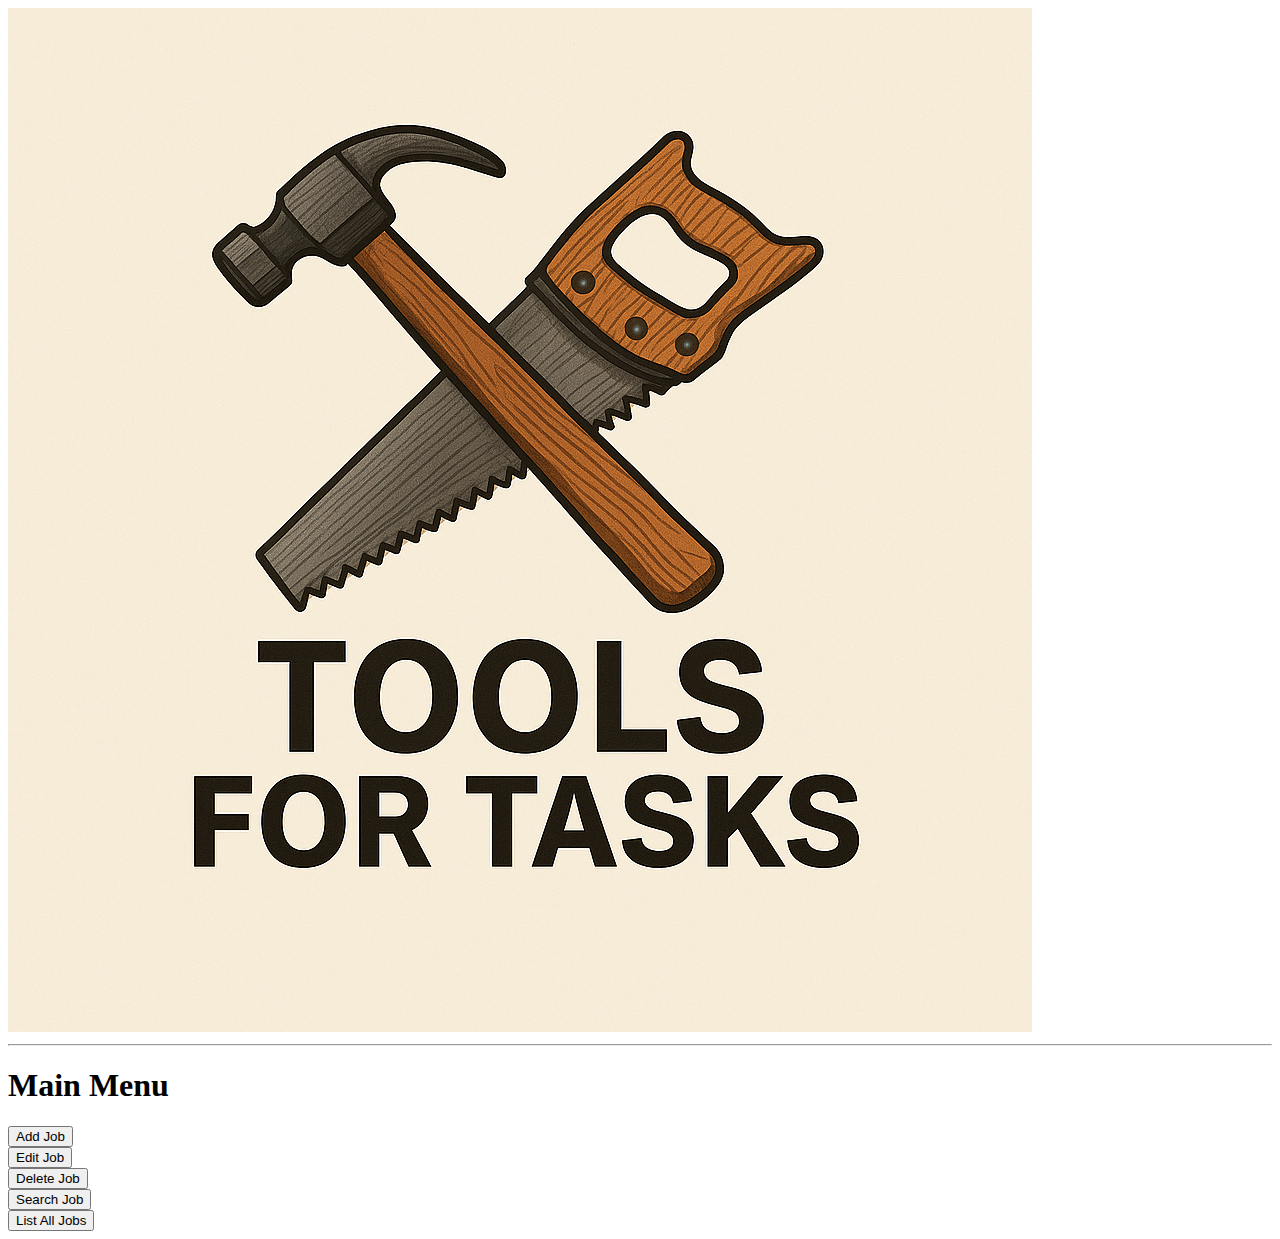
<file: index.html>
<!DOCTYPE html>
<html lang="en">
<head>
    <meta charset="UTF-8">
    <meta name="viewport" content="width=device-width, initial-scale=1.0">
    <title>Main Menu - Tools for Tasks</title>
    <link rel="stylesheet" href="css/index.css">
    <script src="JavaScript/index.js"></script>
</head>
<body>
    <header>
        <img id="logo" src="photos/logo.png"><hr>
    </header>
    <main>
        <article>
            <h1 id="mainMenu">Main Menu</h1>
            <section>
                <button id="addJobBtn">Add Job</button><br>
                <button id="editJobBtn">Edit Job</button><br>
                <button onclick="">Delete Job</button><br>
                <button onclick="">Search Job</button><br>
                <button onclick="">List All Jobs</button>
            </section>
        </article>
    </main>
</body>
</html>
</file>
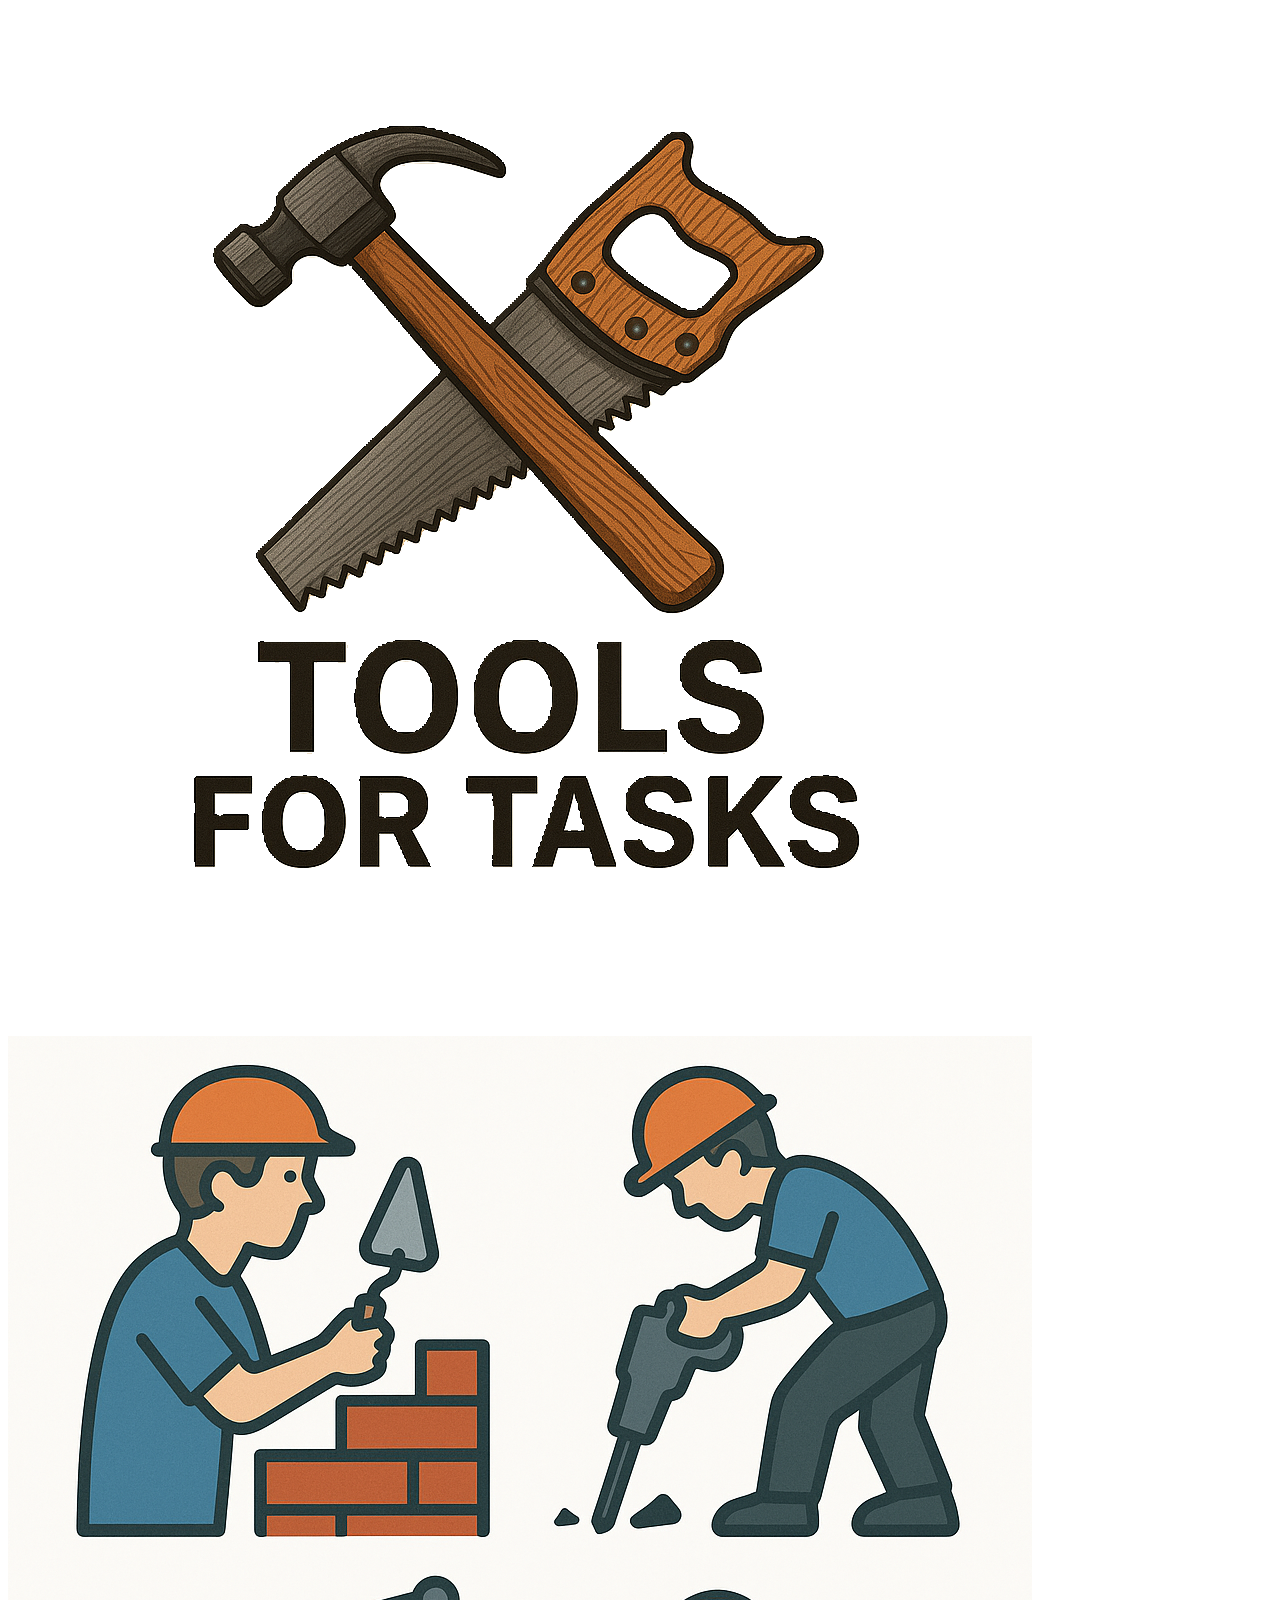
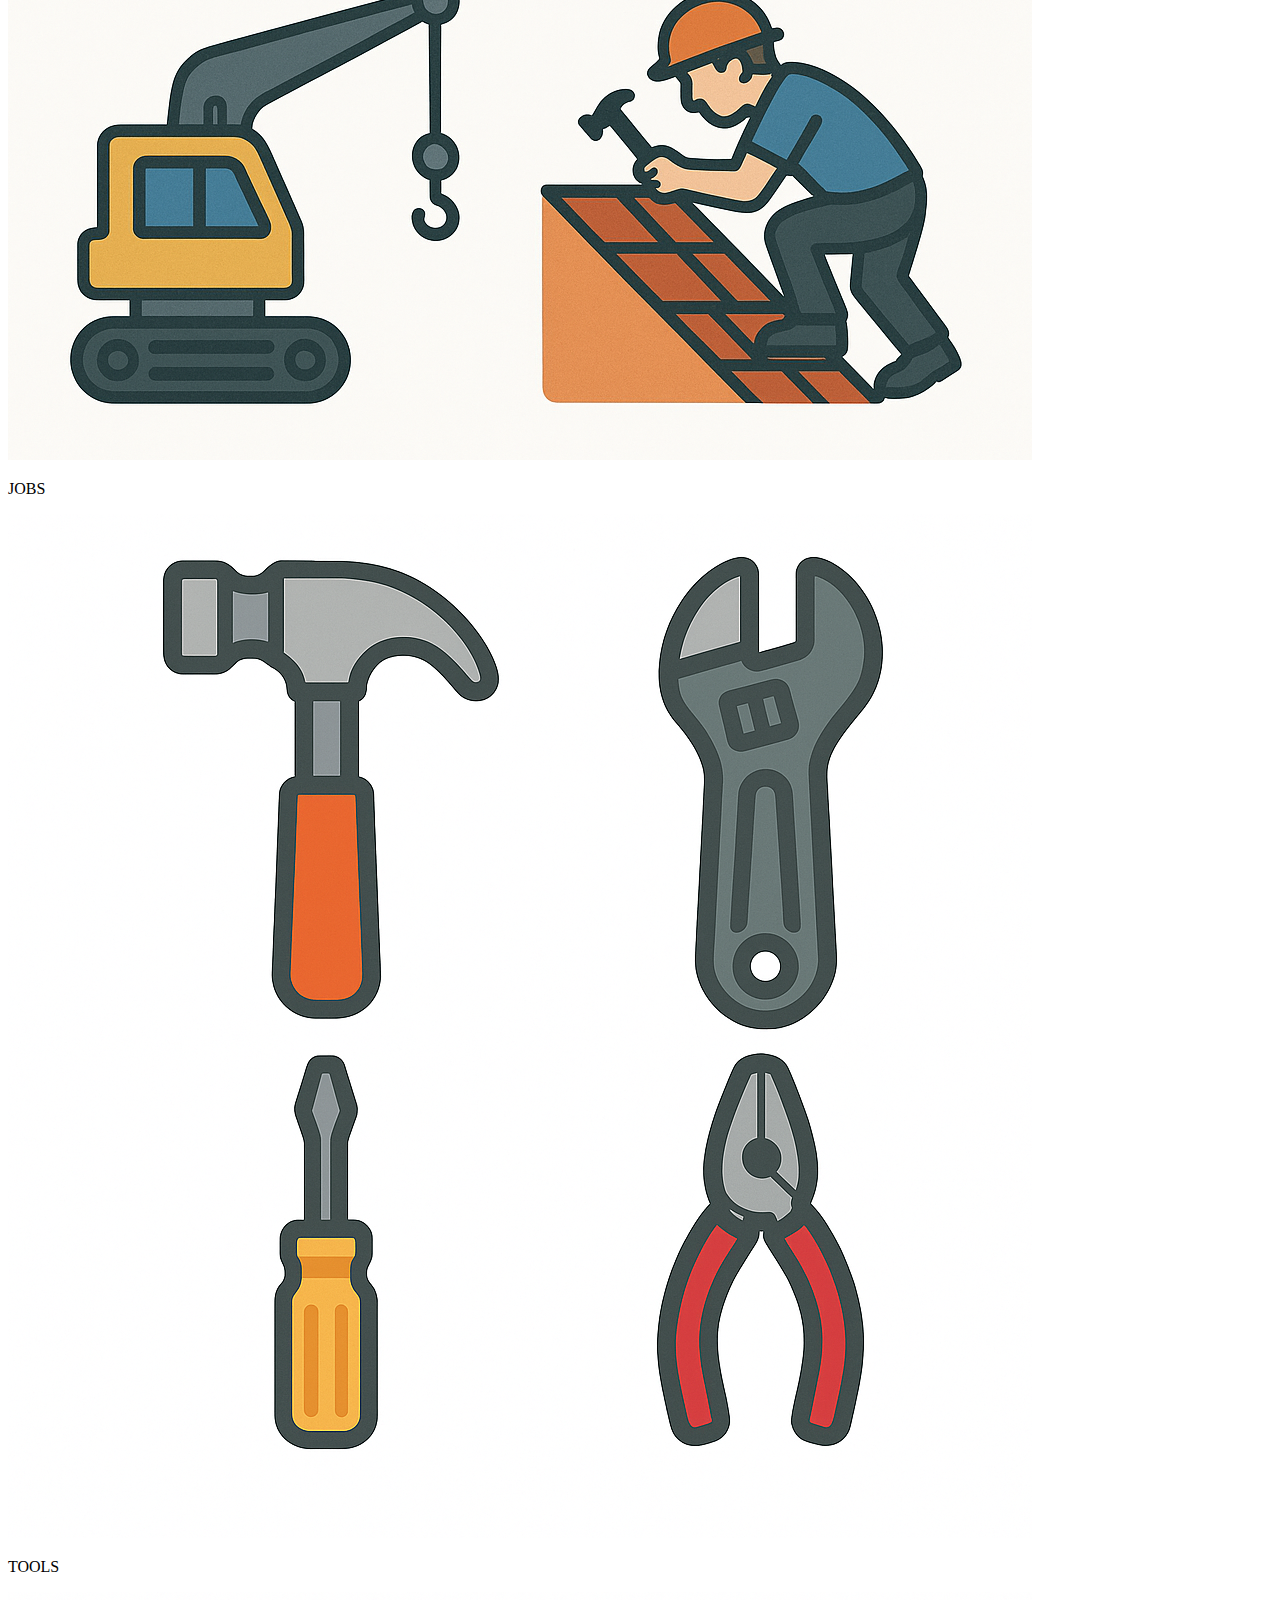
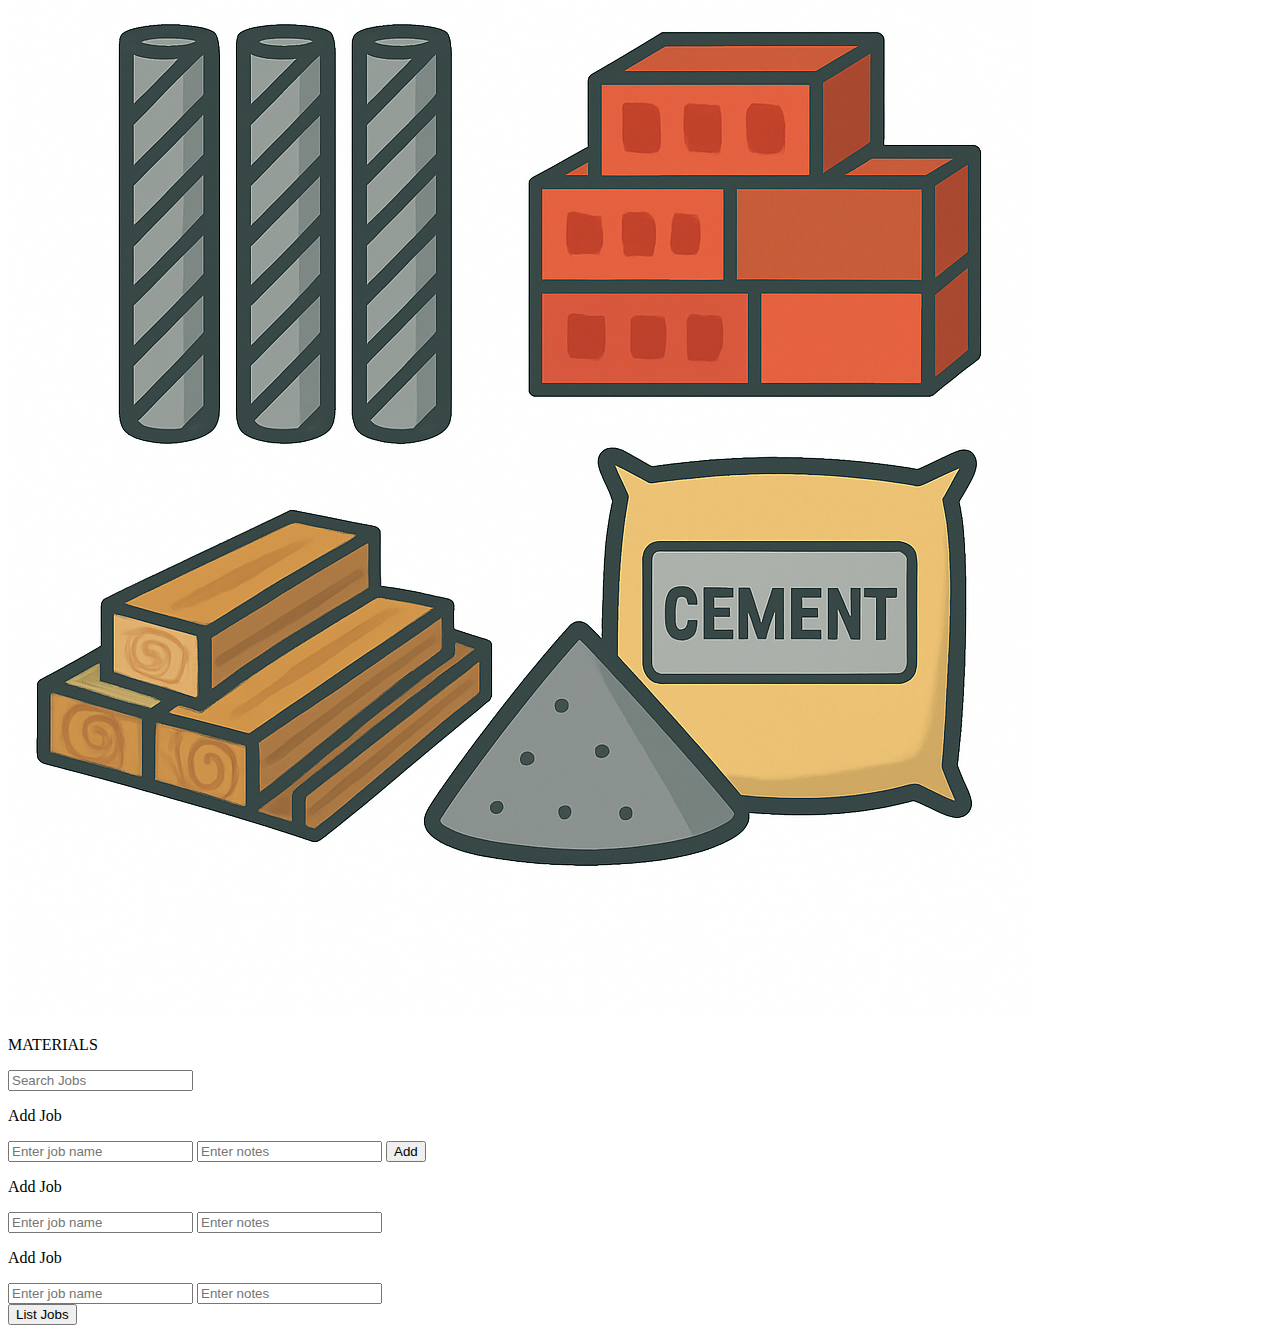
<file: Jobs.html>
<!DOCTYPE html>
<html lang="en">
<head>
    <meta charset="UTF-8">
    <meta name="viewport" content="width=device-width, initial-scale=1.0">
    <title>Jobs - Tools for Tasks</title>
    <link rel="stylesheet" href="css/jobs.css">
</head>
<body>
    <header>
        <div id="logoContainer"><a href="index.html"><img id="logo" src="photos/logo1.PNG"></a></div>
        <section id="headRight">
            <div class="headPhotos">
                <a href="Jobs.html"><img class="photos" src="photos/jobs.png"></a>
                <p>JOBS</p>
            </div>
            <div class="headPhotos">
                <a href="tools.html"><img class="photos" src="photos/tools.png"></a>
                <p>TOOLS</p>
            </div>
                <div class="headPhotos"><a href="materials.html"><img class="photos" src="photos/materials.png"></a>
                <P>MATERIALS</P>
            </div>
        </section>
    </header>
    <nav>
        <input type="text" placeholder="Search Jobs">
    </nav>
    <main>
        <section id="jobOptions">
            <div class="addJob">
                <p>Add Job</p>
                <input type="text" id="jobName" placeholder="Enter job name">
                <input type="text" id="jobNotes" placeholder="Enter notes">
                <button onclick="addJob()" >Add</button>
            </div>

            <div class="addJob">
                <p>Add Job</p>
                <input type="text" class="jobName" placeholder="Enter job name">
                <input type="text" class="jobNotes" placeholder="Enter notes">
            </div>
            <div class="addJob">
                <p>Add Job</p>
                <input type="text" class="jobName" placeholder="Enter job name">
                <input type="text" class="jobNotes" placeholder="Enter notes">
            </div>
        </section>

        <section>
        <button onclick="loadJobs()" id="loadJobs">List Jobs</button>
        <div id="jobDisplay"></div>
        </section>
    </main>
    <script src="JavaScript/addJob.js"></script>
</body>
</html>
</file>
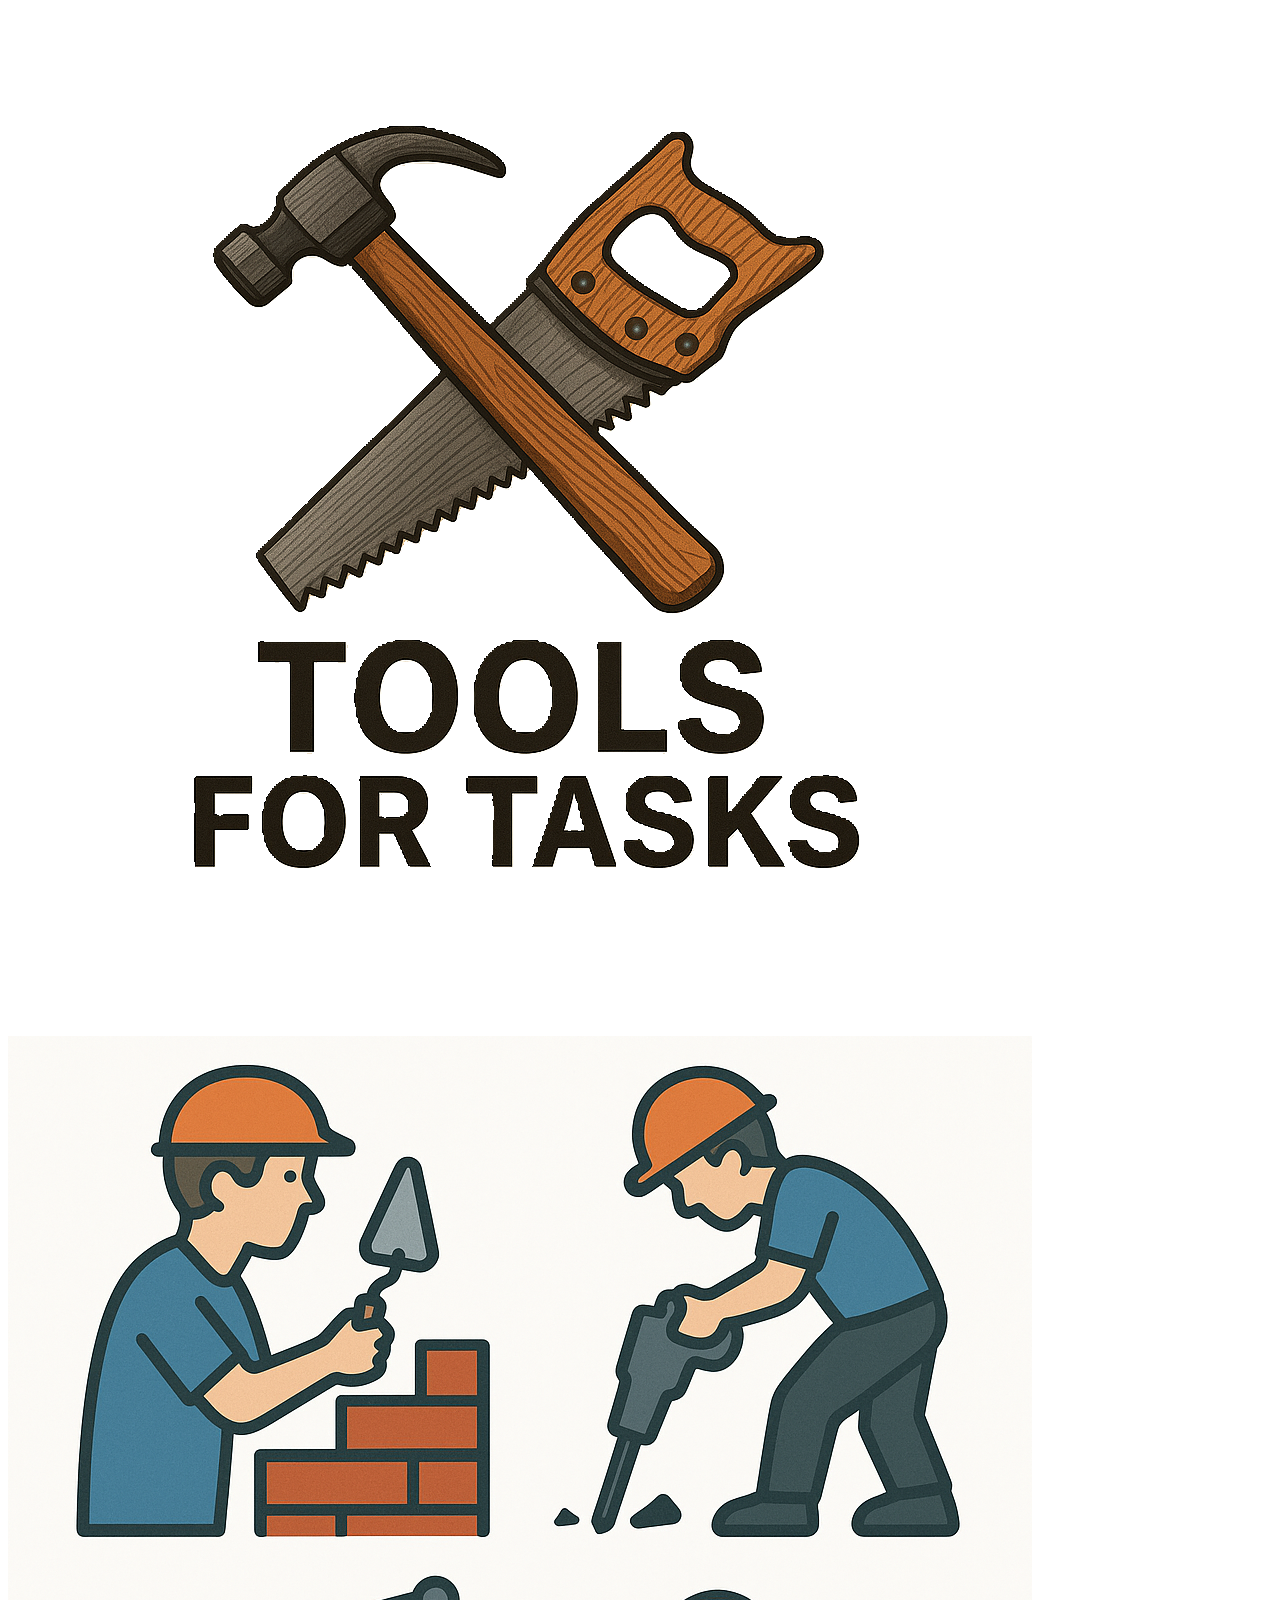
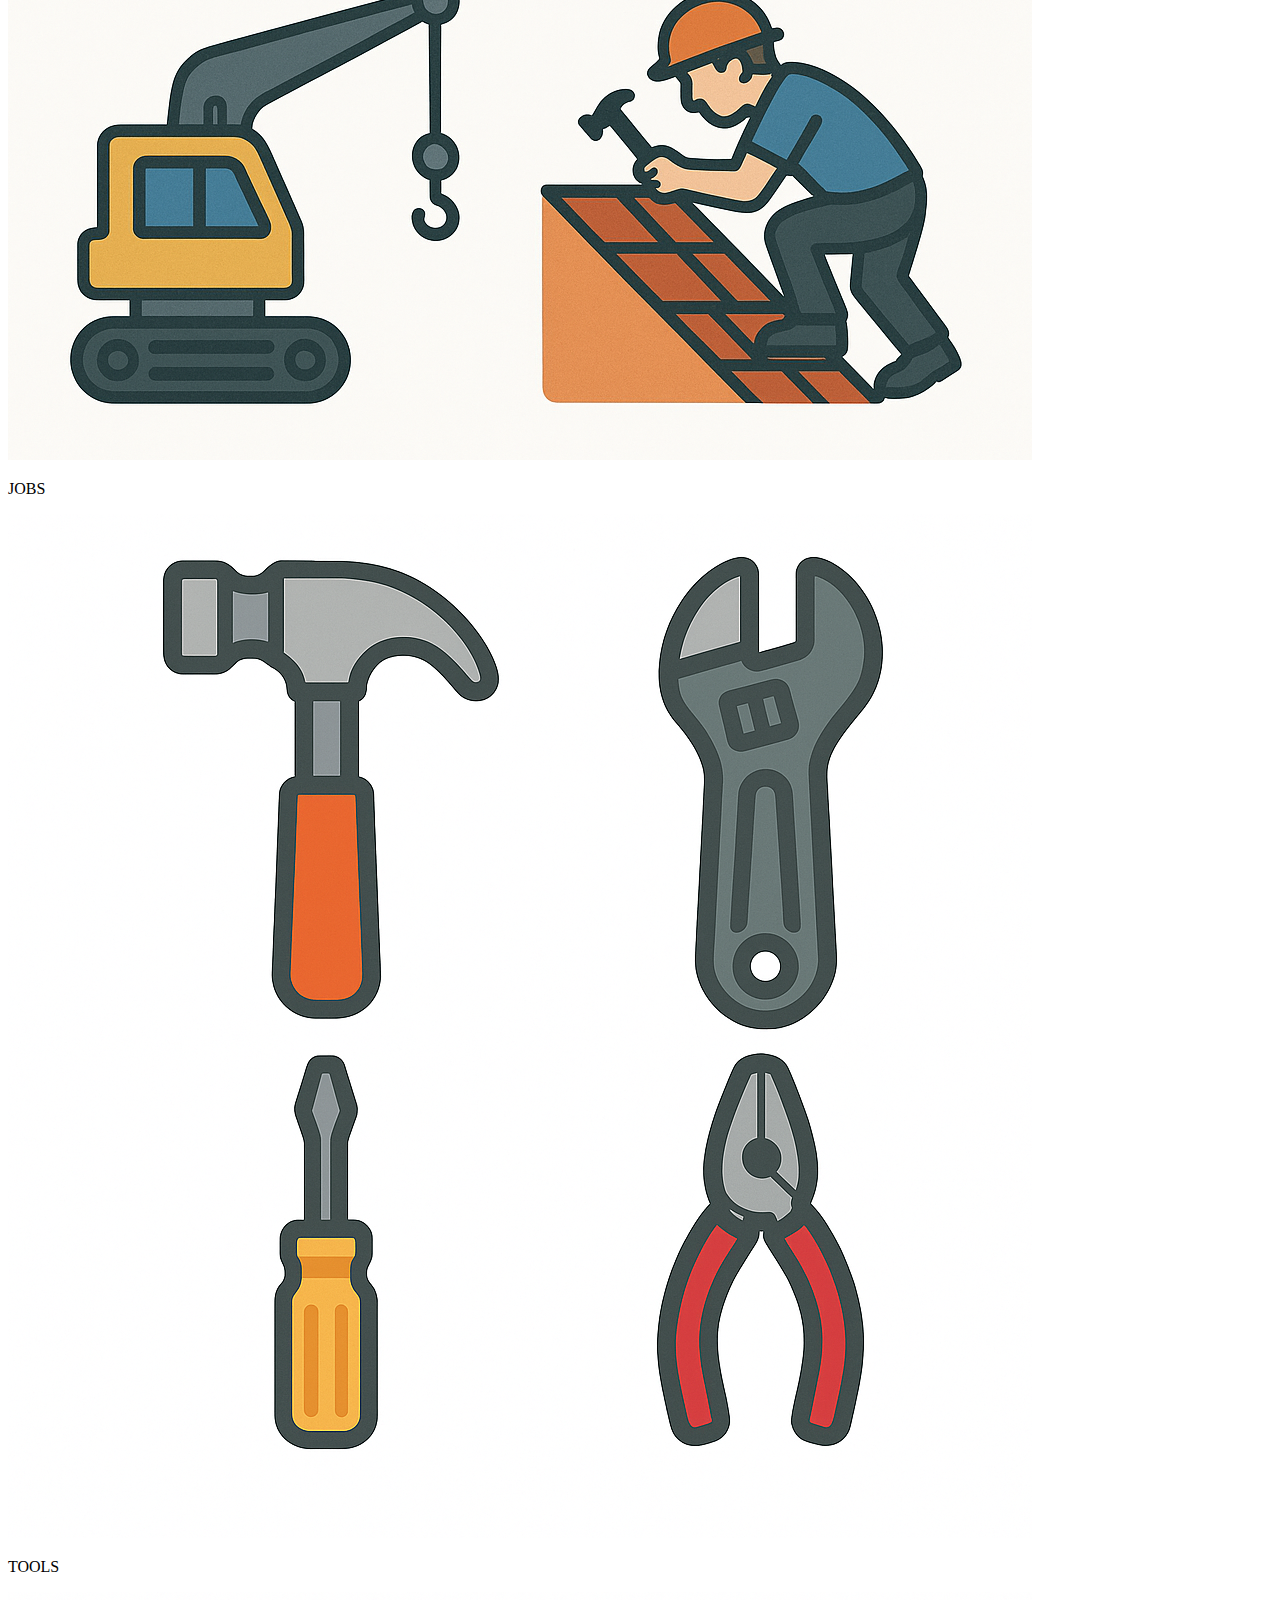
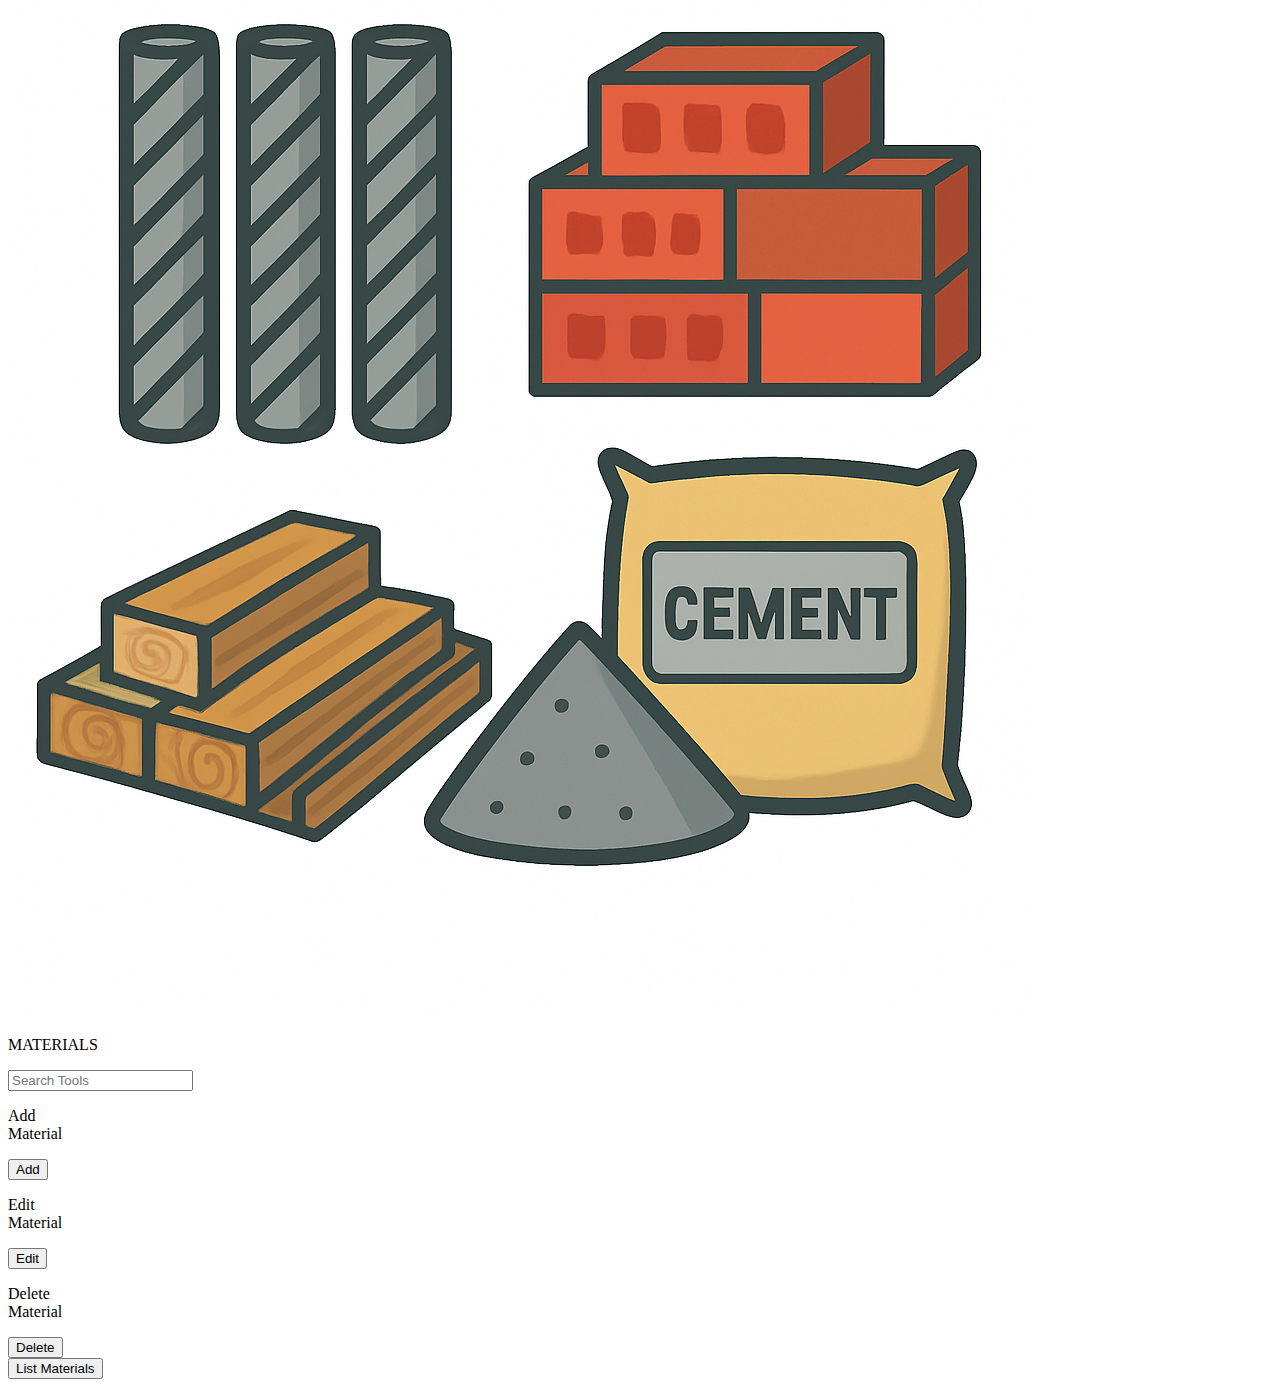
<file: materials.html>
<!DOCTYPE html>
<html lang="en">
<head>
    <meta charset="UTF-8">
    <meta name="viewport" content="width=device-width, initial-scale=1.0">
    <title>Materials - Tools for Tasks</title>
    <link rel="stylesheet" href="css/materials.css">
</head>
<body>
    <header>
        <div id="logo-container"><a href="index.html"><img id="logo" src="photos/logo1.PNG"></a></div>
        <section id="head-right">
            <div class="head-photos">
                <a href="Jobs.html"><img class="photos" src="photos/jobs.png"></a>
                <p>JOBS</p>
            </div>
            <div class="head-photos">
                <a href="tools.html"><img class="photos" src="photos/tools.png"></a>
                <p>TOOLS</p>
            </div>
                <div class="head-photos"><a href="materials.html"><img class="photos" src="photos/materials.png"></a>
                <P>MATERIALS</P>
            </div>
        </section>
    </header>
    <nav>
        <input type="text" placeholder="Search Tools">
    </nav>
    <main>
        <section id="options">
            <div class="options-style">
                <p>Add<br>Material</p>
                <button onclick="addItemWindow('Material')">Add</button>
            </div>

            <div class="options-style">
                <p>Edit<br>Material</p>
                <button onclick="editItemWindow()">Edit</button>
            </div>

            <div class="options-style">
                <p>Delete<br>Material</p>
                <button onclick="deleteItemWindow()">Delete</button>
            </div>
        </section>
        
        <button onclick="loadItem()" id="load-item">List Materials</button>
        <section id="display">
        </section>
    </main>
    <script src="JavaScript/materials.js"></script>
</body>
</html>
</file>
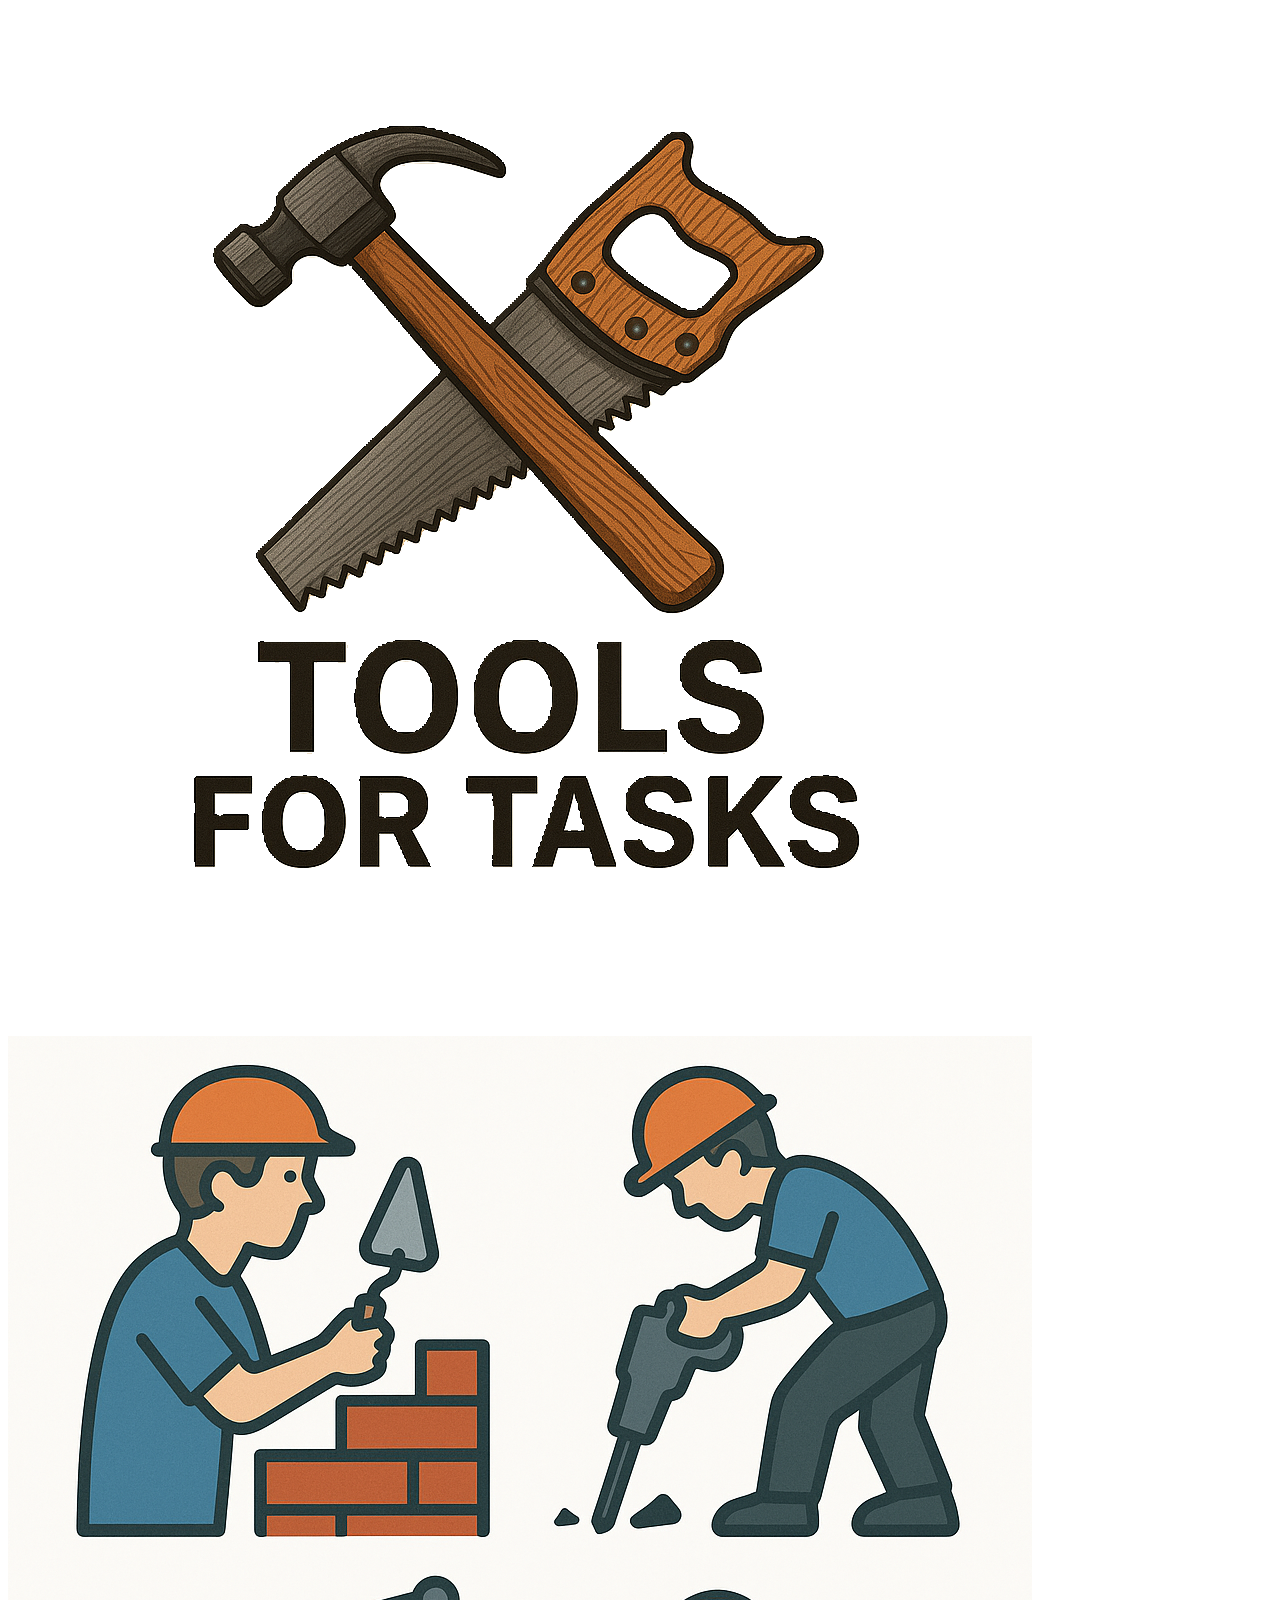
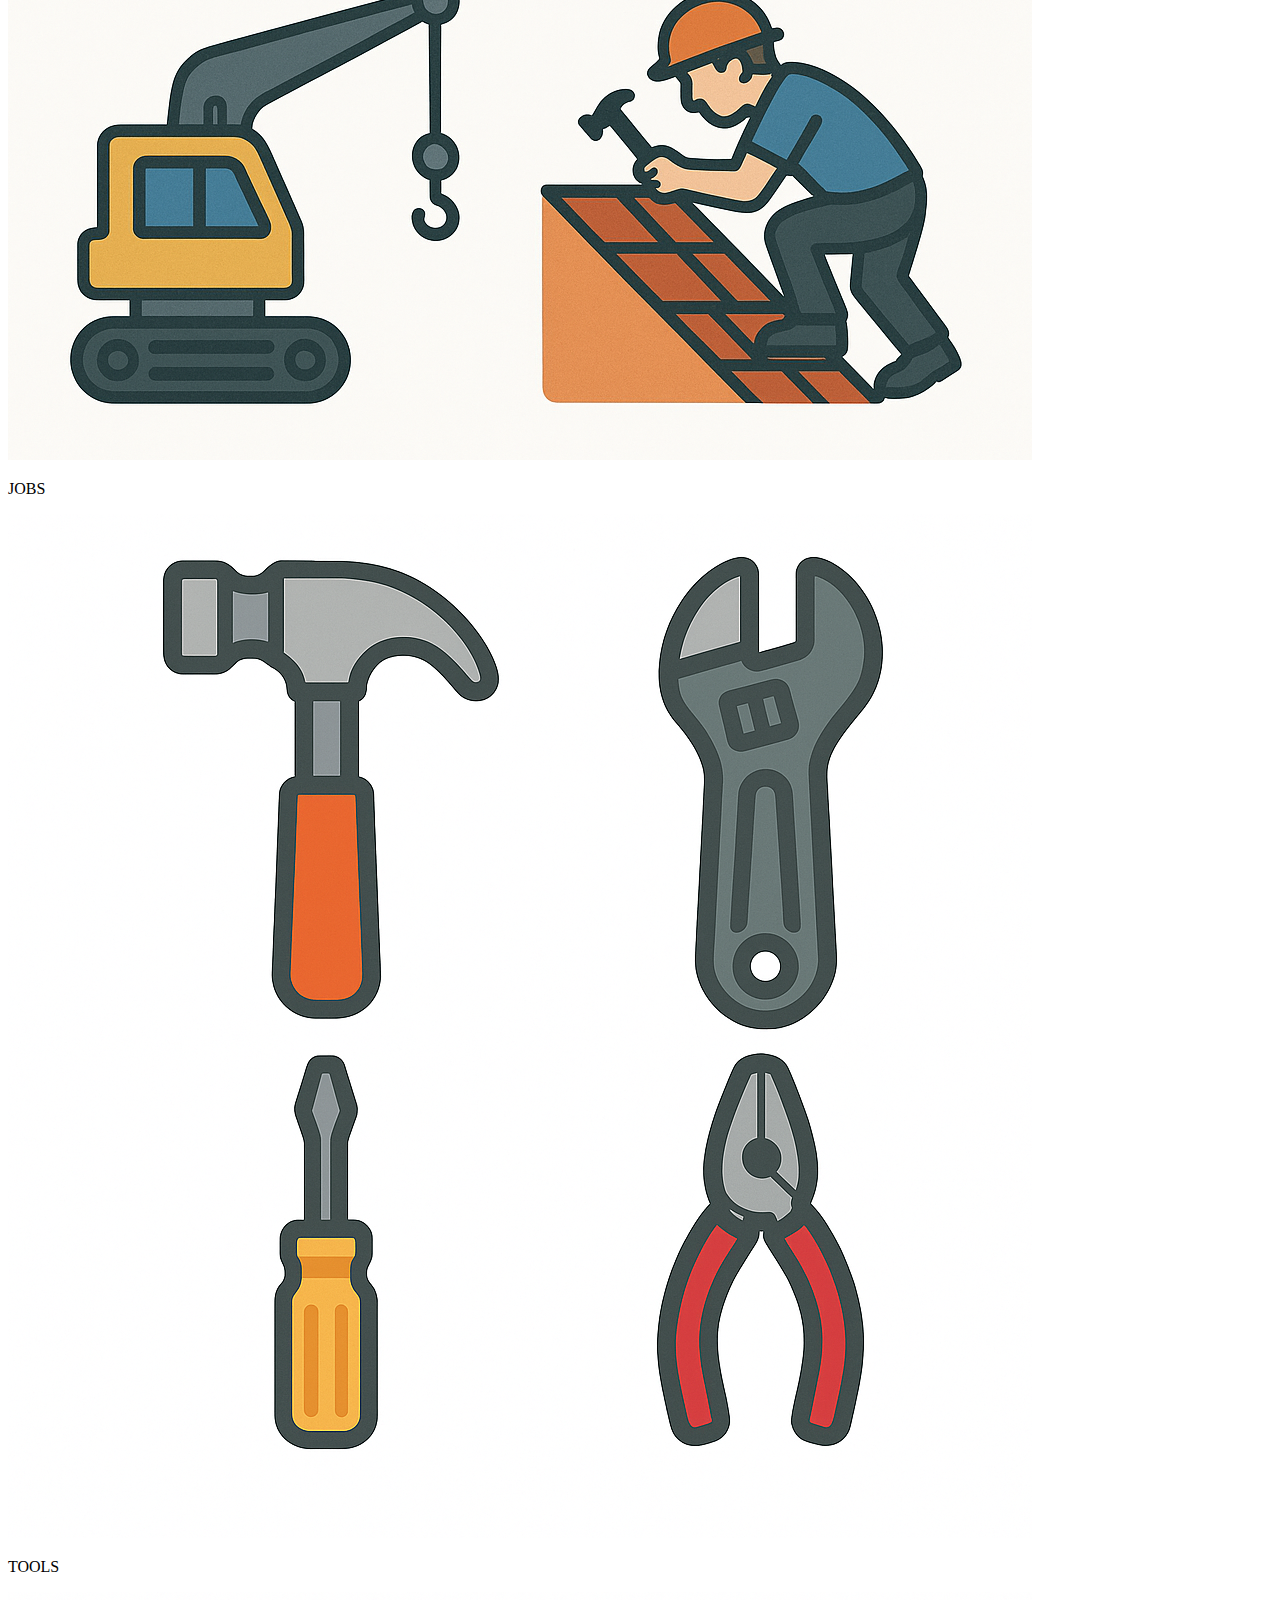
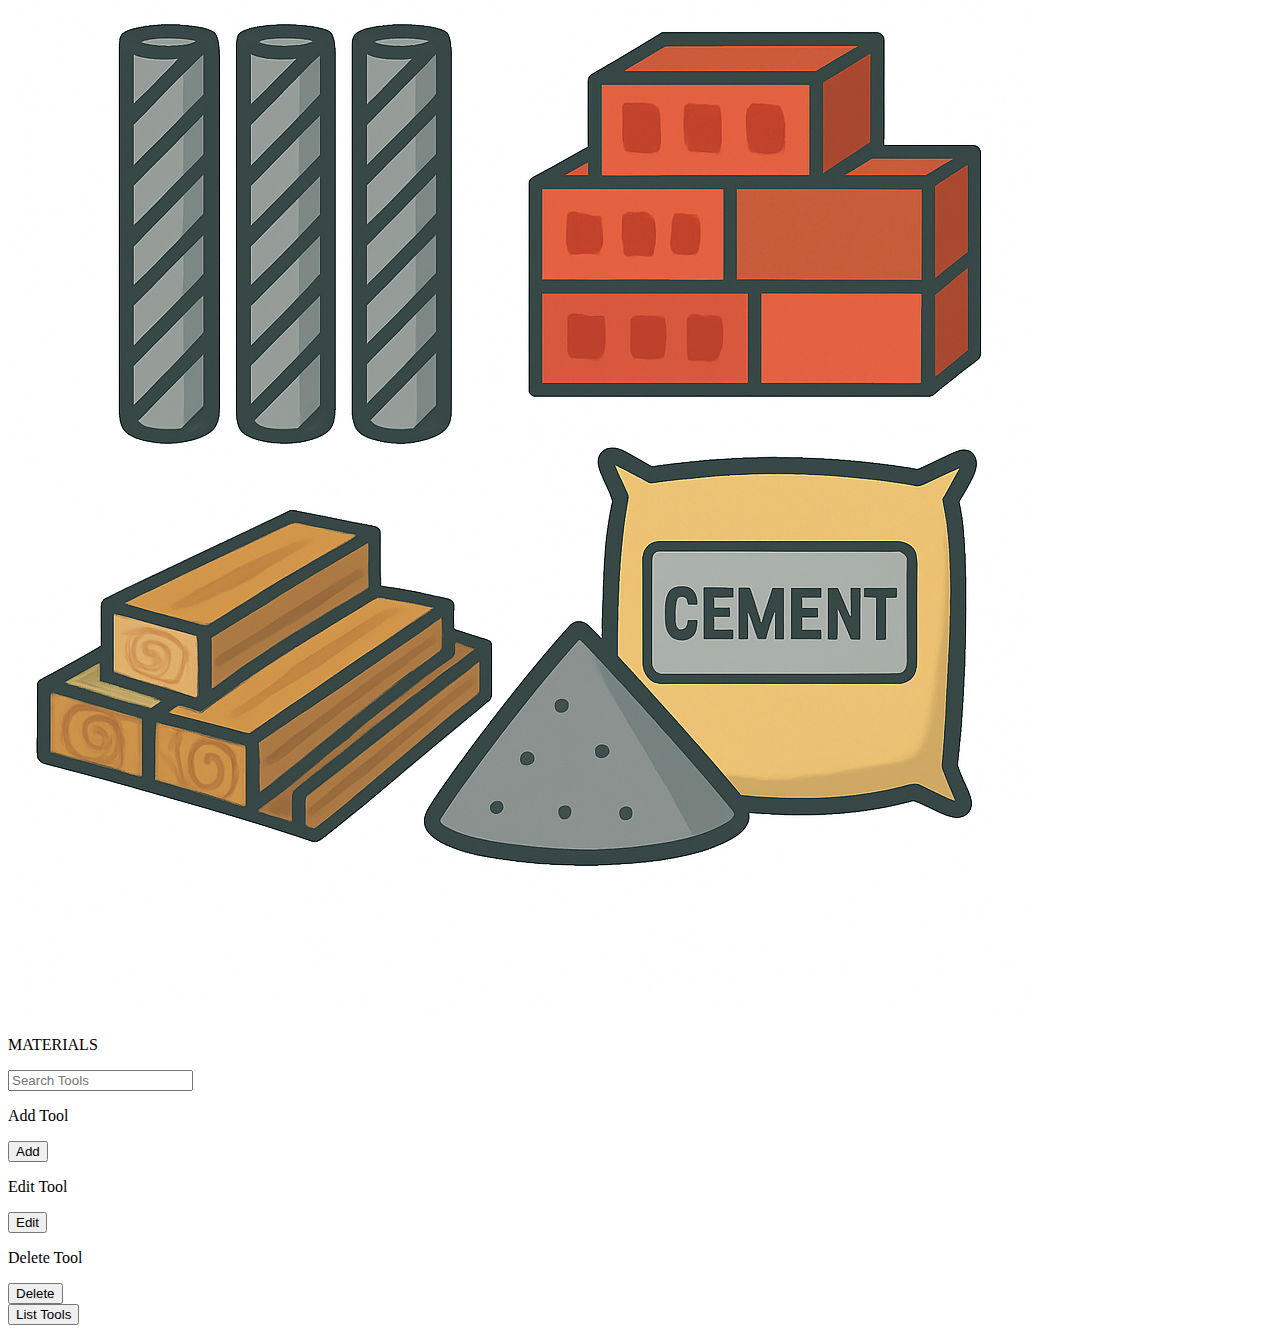
<file: tools.html>
<!DOCTYPE html>
<html lang="en">
<head>
    <meta charset="UTF-8">
    <meta name="viewport" content="width=device-width, initial-scale=1.0">
    <title>Tools - Tools for Tasks</title>
    <link rel="stylesheet" href="css/tools.css">
</head>
<body>
    <header>
        <div id="logo-container"><a href="index.html"><img id="logo" src="photos/logo1.PNG"></a></div>
        <section id="head-right">
            <div class="head-photos">
                <a href="Jobs.html"><img class="photos" src="photos/jobs.png"></a>
                <p>JOBS</p>
            </div>
            <div class="head-photos">
                <a href="tools.html"><img class="photos" src="photos/tools.png"></a>
                <p>TOOLS</p>
            </div>
                <div class="head-photos"><a href="materials.html"><img class="photos" src="photos/materials.png"></a>
                <P>MATERIALS</P>
            </div>
        </section>
    </header>
    <nav>
        <input type="text" placeholder="Search Tools">
    </nav>
    <main>
        <section id="options">
            <div class="options-style">
                <p>Add Tool</p>
                <button onclick="addItemWindow('Tool')">Add</button>
            </div>

            <div class="options-style">
                <p>Edit Tool</p>
                <button onclick="editItemWindow()">Edit</button>
            </div>

            <div class="options-style">
                <p>Delete Tool</p>
                <button onclick="deleteItemWindow()">Delete</button>
            </div>
        </section>
        
        <button onclick="loadItem()" id="load-item">List Tools</button>
        <section id="display">
        </section>
    </main>
    <script src="JavaScript/tools.js"></script>
</body>
</html>
</file>
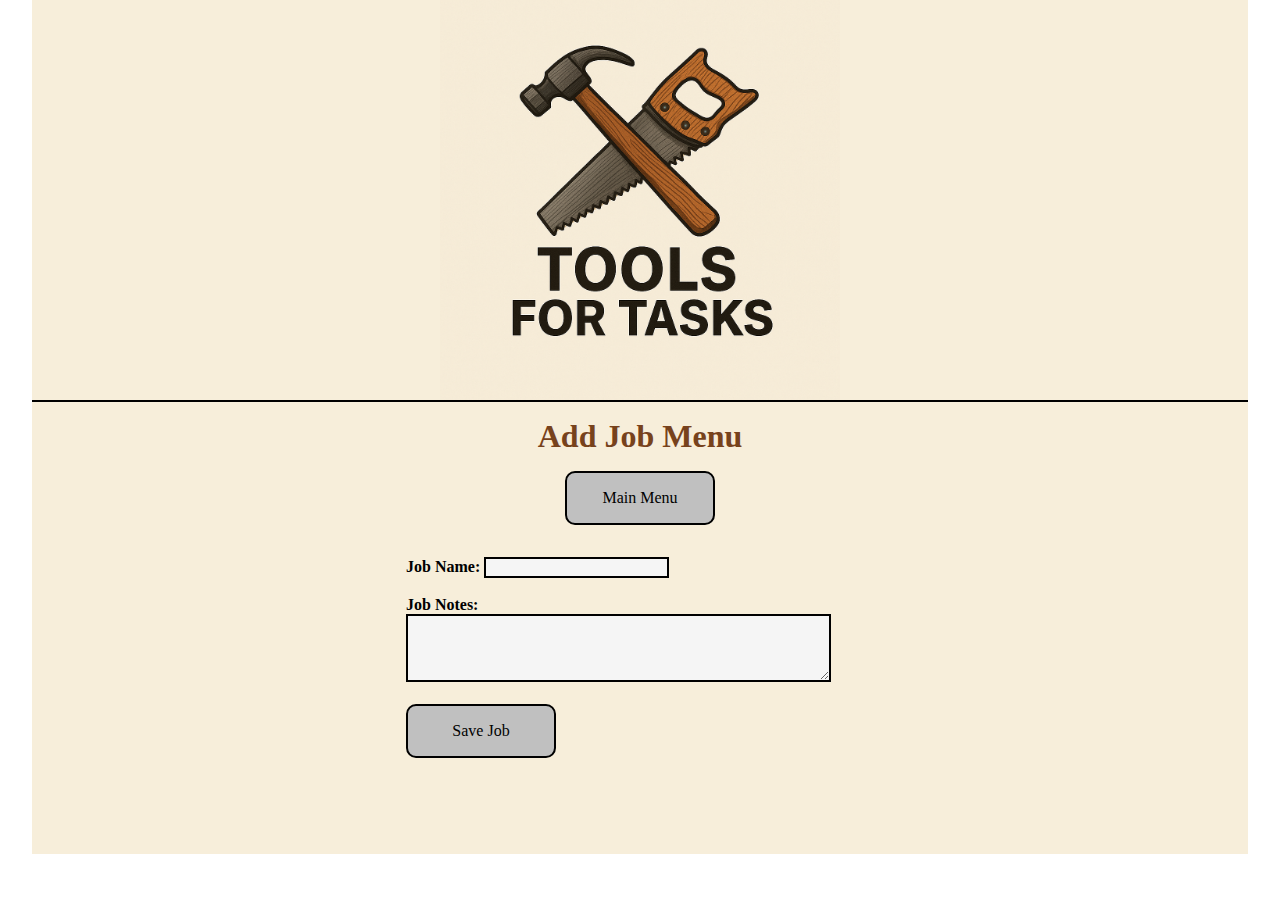
<file: html/addJob.html>
<!DOCTYPE html>
<html lang="en">
<head>
    <meta charset="UTF-8">
    <meta name="viewport" content="width=device-width, initial-scale=1.0">
    <title>Add Job - Tools for Tasks</title>
    <link rel="stylesheet" href="../css/addJob.css">
    <script src="../JavaScript/addJob.js"></script>
</head>
<body>
    <header>
        <img id="logo" src="../photos/logo.png"><hr>
    </header>
    <main>
        <article>
            <h1 id="mainMenu">Add Job Menu</h1>
            <section>
                <button id="mainMenuBtn">Main Menu</button><br>
                <form id="addJobForm">
                    <!-- Job Name -->
                    <label for="jobName">Job Name:</label>
                    <input type="text" id="jobName" name="jobName" required><br><br>

                    <!-- Job Notes -->
                    <label for="jobNotes">Job Notes:</label><br>
                    <textarea id="jobNotes" name="jobNotes" rows="4" cols="50"></textarea><br><br>
                    <!-- Submit -->
                    <button type="submit">Save Job</button>
                </form>
            </section>
        </article>
    </main>
</body>
</html>
</file>
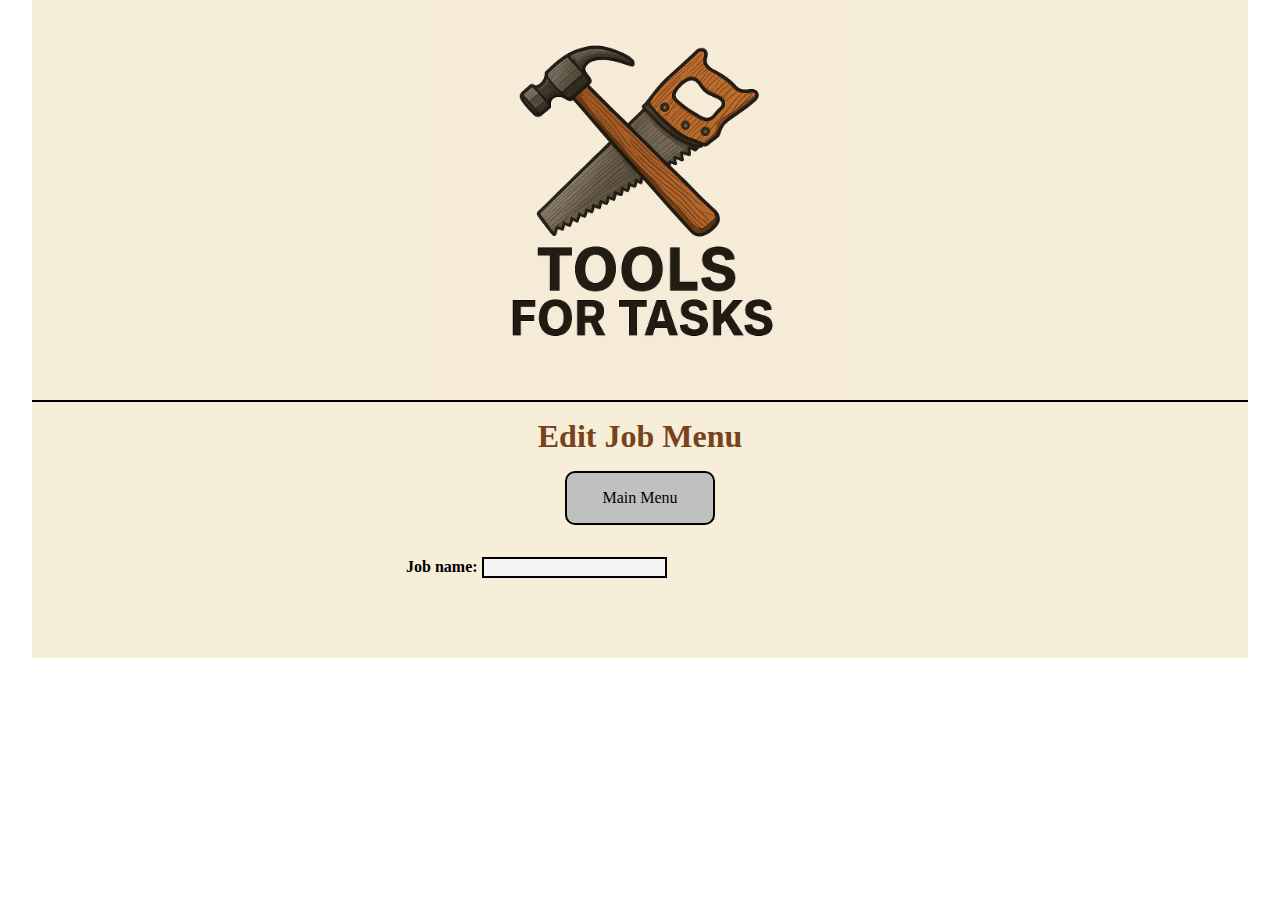
<file: html/editJob.html>
<!DOCTYPE html>
<html lang="en">
<head>
    <meta charset="UTF-8">
    <meta name="viewport" content="width=device-width, initial-scale=1.0">
    <title>Edit Job - Tools for Tasks</title>
    <link rel="stylesheet" href="../css/editJob.css">
    <script src="../JavaScript/editJob.js"></script>
</head>
<body>
    <header>
        <img id="logo" src="../photos/logo.png"><hr>
    </header>
    <main>
        <article>
            <h1 id="mainMenu">Edit Job Menu</h1>
            <section>
                <button id="mainMenuBtn">Main Menu</button><br>
                <form>
                    <label for="jobName">Job name:</label>
                    <input type="text" id="editJob" name="Job name">
                </form>
            </section>
        </article>
    </main>
</body>
</html>
</file>
<file: css/index.css>
@media (max-width: 600px) {
  body {
    background-color: white;
    margin: 0;
    padding: 0 2vw 0 2vw;
  }
  header {
    display: flex;
    width: 100%;
    background-color: rgb(247,238,218);
  }
  #logoContainer {
    display: flex;
    align-items: center;
    width: 50%;
  }
  #logo {
    width: 96%;
  }
  #headRight {
    display: flex;
    overflow-x: auto;
    gap: 2vw;
    width:50%;
    background-color: rgb(247,238,218);
    padding: 2vw 0 4vw 0;
  }
  .headPhotos {
    display: flex;
    flex-direction: column;
    justify-content: center;
    align-items: center;
    flex: 0 0 auto;
    width: 75%;
    background-color: rgb(255,255,255);
    box-shadow: .5vw 1vw 2.5vw rgba(0, 0, 0, 0.5);
    border: .5vw solid black;
    border-radius: 10vw;
    text-align: center;
    font-size: 3vw;
    font-weight: bold;
  }
  .photos {
    width: 65%;
  }
  nav {
    display: flex;
    justify-content: center;
    width: 100%;
    padding-top: 4vw;
    background-color: rgb(247,238,218);
  }
  nav input {
    width: 75%;
    text-align: center;
    border: .5vw solid black;
  }
  main {
    width: 100%;
    min-height: 160vw;
    text-align: center;
    background-color: rgb(247,238,218);
    padding: 6vw 0 0 0;
  }
  #favorites h1 {
    margin: 0;
  }
  hr {
    width: 50%;
    border: .2vw solid black;
  }
}
</file>
<file: css/jobs.css>
@media (max-width: 600px) {
    body {
      background-color: white;
      margin: 0;
      padding: 0 2vw 0 2vw;
    }
    header {
      display: flex;
      width: 100%;
      background-color: rgb(247,238,218);
    }
    #logoContainer {
      display: flex;
      align-items: center;
      width: 50%;
    }
    #logo {
      width: 96%;
    }
    #headRight {
      display: flex;
      overflow-x: auto;
      gap: 2vw;
      width:50%;
      background-color: rgb(247,238,218);
      padding: 2vw 0 4vw 0;
    }
    .headPhotos {
      display: flex;
      flex-direction: column;
      justify-content: center;
      align-items: center;
      flex: 0 0 auto;
      width: 75%;
      background-color: rgb(255,255,255);
      box-shadow: .5vw 1vw 2.5vw rgba(0, 0, 0, 0.5);
      border: .5vw solid black;
      border-radius: 10vw;
      text-align: center;
      font-size: 3vw;
      font-weight: bold;
    }
    .photos {
      width: 65%;
    }
    nav {
      display: flex;
      justify-content: center;
      width: 100%;
      padding-top: 4vw;
      background-color: rgb(247,238,218);
    }
    nav input {
      width: 75%;
      text-align: center;
      border: .5vw solid black;
    }
    main {
      width: 100%;
      height: 40vw;
      text-align: center;
      background-color: rgb(247,238,218);
      padding-top: 2vw;
    }
    #jobOptions {
      display: grid;
      grid-template-columns: repeat(3, 100%);
      gap: 2vw;
      width: 31%;
    }
    
    .addJob {
      display: flex;
      flex-direction: column;
      justify-content: center;
      border: .5vw solid black;
      padding: 0 1vw 1vw 1vw;
      box-shadow: .5vw 1vw 2.5vw rgba(0, 0, 0, 0.5);
    }
    #jobOptions input {
      text-align: center;
    }
    
    #loadJobs {
      margin: 2vw 0 2vw 0;
    }
    #jobDisplay {
      display: grid;
      grid-template-columns: repeat(2, 100%);
      width: 47%;
      gap: 2vw;
    
    }
    
    .job {
      display: flex;
      flex-direction: column;
      justify-content: center;
      border: 1vw solid black;
      border-radius: 3vw;
    }
}
</file>
<file: css/materials.css>
@media (max-width: 600px) {
  body {
      background-color: white;
      margin: 0;
      padding: 0 2vw 0 2vw;
    }
    header {
      display: flex;
      width: 100%;
      background-color: rgb(247,238,218);
    }
    #logo-container {
      display: flex;
      align-items: center;
      width: 50%;
    }
    #logo {
      width: 96%;
    }
    #head-right {
      display: flex;
      overflow-x: auto;
      gap: 2vw;
      width:50%;
      background-color: rgb(247,238,218);
      padding: 2vw 0 4vw 0;
    }
    .head-photos {
      display: flex;
      flex-direction: column;
      justify-content: center;
      align-items: center;
      flex: 0 0 auto;
      width: 75%;
      background-color: rgb(255,255,255);
      box-shadow: .5vw 1vw 2.5vw rgba(0, 0, 0, 0.5);
      border: .5vw solid black;
      border-radius: 10vw;
      text-align: center;
      font-size: 3vw;
      font-weight: bold;
    }
    .photos {
      width: 65%;
    }
    nav {
      display: flex;
      justify-content: center;
      width: 100%;
      padding-top: 4vw;
      background-color: rgb(247,238,218);
    }
    nav input {
      width: 75%;
      text-align: center;
      border: .5vw solid black;
    }
    main {
      width: 100%;
      min-height: 160vw;
      text-align: center;
      background-color: rgb(247,238,218);
      padding-top: 2vw;
    }

    /*Styling for the div that holds job options*/
    #options {
      display: grid;
      justify-content: center;
      grid-template-columns: repeat(3, 31%);
      gap: 2vw;
      margin: 2vw 0 0 0;
    }

    /*Styling for job options (add, Edit, Delete)*/
    .options-style {
      display: flex;
      flex-direction: column;
      justify-content: center;
      gap: 2vw;
      border: .5vw solid black;
      border-radius: 2vw;
      padding: 0 1vw 1vw 1vw;
      box-shadow: .5vw 1vw 2.5vw rgba(0, 0, 0, 0.5);
      background-color: 	rgb(174, 120, 84);
      padding: 2vw 2vw 2vw 2vw;
    }
    .options-style p {
      margin: 0;
      font-weight: bold;
    }

    /*Styling for list Jobs button*/
    #load-item {
      margin: 4vw 0 4vw 0;
      width: 40%;
    }

    /*Class for styling all Jobs names*/
    .item-names {
      font-weight: bold;
    }


    /*Div styling for list jobs window*/
    #item-display {
      display: grid;
      justify-content: center;
      grid-template-columns: repeat(2, 47%);
      gap: 2vw;
    }

    /*class for list jobs window*/
    .list-item-window {
      display: flex;
      flex-direction: column;
      justify-content: center;
      gap: 2vw;
      border: .5vw solid black;
      border-radius: 3vw;
      box-shadow: .5vw 1vw 2.5vw rgba(0, 0, 0, 0.5);
      padding: 2vw;
      word-wrap: break-word;
      overflow-wrap: break-word;
      white-space: normal;
    }
    .list-item-window p {
      margin: 0;
    }
    #view-item-display {
      display: flex;
      justify-content: center;
    }

    /*Styling for the view job window*/
    #view-item-delete {
      display: flex;
      flex-direction: column;
      justify-content: center;
      gap: 2vw;
      width:85%;
      border: .2vw solid black;
      border-radius: 3vw;
      box-shadow: .5vw 1vw 2.5vw rgba(0, 0, 0, 0.5);
      padding: 2vw;
      word-wrap: break-word;
      overflow-wrap: break-word;
      white-space: normal;
    }
    #view-item-delete p {
      margin: 0;
    }
    #view-item-delete-btn {
      align-self: center;
      width: 40%;
    }

    /*display container for jobs page*/
    #display {
      background-color: rgb(247,238,218);
      width: 100%;
    }

    /*Add Job window style*/
    #add-edit-item-window {
      display: flex;
      justify-content: center;
      width: 100%;
      background-color: rgb(247,238,218);
    }
    #add-edit-item-window-container {
      display: flex;
      flex-direction: column;
      justify-content: center;
      align-items: center;
      gap: 2vw;
      background-color: rgb(247,238,218);
      border: .2vw solid black;
      border-radius: 2vw;
      box-shadow: .5vw 1vw 2.5vw rgba(0, 0, 0, 0.5);
      padding: 2vw;
      white-space: pre-wrap;
      word-wrap: break-word;
      width: 80%;
    }
    #item-name, #item-qty {
      border: .2vw solid black;
      background-color: whitesmoke;
    }
    #item-name {
        width: 38%;
    }
    #item-qty {
        width: 13%;
    }
    #item-name[placeholder] {
      text-align: center;
    }
    #add-edit-item-window-container button {
      width: 40%;
    }
    #add-edit-item-window-container p {
      margin: 0;
      font-weight: bold;
    }
    button {
      border: .2vw solid black;
      background-color: whitesmoke;
    }
    #item-quantity {
      width: 38%;
      text-align: center;
      border: .2vw solid black;
    }
}
</file>
<file: css/tools.css>
@media (max-width: 600px) {  
  body {
    background-color: white;
    margin: 0;
    padding: 0 2vw 0 2vw;
  }
  header {
    display: flex;
    width: 100%;
    background-color: rgb(247,238,218);
  }
  #logoContainer {
    display: flex;
    align-items: center;
    width: 50%;
  }
  #logo {
    width: 96%;
  }
  #headRight {
    display: flex;
    overflow-x: auto;
    gap: 2vw;
    width:50%;
    background-color: rgb(247,238,218);
    padding: 2vw 0 4vw 0;
  }
  .headPhotos {
    display: flex;
    flex-direction: column;
    justify-content: center;
    align-items: center;
    flex: 0 0 auto;
    width: 75%;
    background-color: rgb(255,255,255);
    box-shadow: .5vw 1vw 2.5vw rgba(0, 0, 0, 0.5);
    border: .5vw solid black;
    border-radius: 10vw;
    text-align: center;
    font-size: 3vw;
    font-weight: bold;
  }
  .photos {
    width: 65%;
  }
  nav {
    display: flex;
    justify-content: center;
    width: 100%;
    padding-top: 4vw;
    background-color: rgb(247,238,218);
  }
  nav input {
    width: 75%;
    text-align: center;
    border: .5vw solid black;
  }
  main {
    width: 100%;
    min-height: 160vw;
    text-align: center;
    background-color: rgb(247,238,218);
  }
}
</file>
<file: css/addJob.css>
body {
  background-color: white;
  margin: 0;
  padding: 0 2rem 0 2rem;
}

header {
  width: 100%;
  background-color: rgb(247,238,218);
}

#logo {
  width: 80%;
  max-width: 400px;
  height: auto;
  display: block;
  margin: 0 auto 0 auto;
}

hr {
  margin: 0;
  border: none;
  border-top: 2px solid black; 
}

main {
  text-align: center;
}

article {
  width: 100%;
  background-color: rgb(247,238,218);
}
 form {
  width: 90%;
  max-width: 500px;
  background-color: rgb(247,238,218);
  text-align: left;
  padding: 1rem;
 }
label {
  font-family: cursive;
  color: black;
  font-weight: bold;
}
input, textarea {
  border: 2px solid black;
  background-color: whitesmoke;
}

#mainMenu {
  font-size: 2rem;
  color: rgb(119,66,28);
  font-family: cursive;
  margin: 0;
  padding: 1rem 0;
}

section {
  width: 90%;
  max-width: 500px;
  margin: 0 auto;
  background-color: rgb(247,238,218);
  padding-bottom: 4rem;
}

button {
  font-size: 1rem;
  width: 100%;
  max-width: 150px;
  margin-bottom: 1rem;
  padding: 1rem;
  border: 2px solid black;
  border-radius: 10px;
  background-color: silver;
  font-family: cursive;
}
</file>
<file: css/editJob.css>
body {
  background-color: white;
  margin: 0;
  padding: 0 2rem 0 2rem;
}

header {
  width: 100%;
  background-color: rgb(247,238,218);
}

#logo {
  width: 80%;
  max-width: 400px;
  height: auto;
  display: block;
  margin: 0 auto 0 auto;
}

hr {
  margin: 0;
  border: none;
  border-top: 2px solid black;
}

main {
  text-align: center;
}

article {
  width: 100%;
  background-color: rgb(247,238,218);
}
 form {
  width: 90%;
  max-width: 500px;
  background-color: rgb(247,238,218);
  text-align: left;
  padding: 1rem;
 }
label {
  font-family: cursive;
  color: black;
  font-weight: bold;
}
input {
  border: 2px solid black;
  background-color: whitesmoke;
}

#mainMenu {
  font-size: 2rem;
  color: rgb(119,66,28);
  font-family: cursive;
  margin: 0;
  padding: 1rem 0;
}

section {
  width: 90%;
  max-width: 500px;
  margin: 0 auto;
  background-color: rgb(247,238,218);
  padding-bottom: 4rem;
}

button {
  font-size: 1rem;
  width: 100%;
  max-width: 150px;
  margin-bottom: 1rem;
  padding: 1rem;
  border: 2px solid black;
  border-radius: 10px;
  background-color: silver;
  font-family: cursive;
}
</file>
